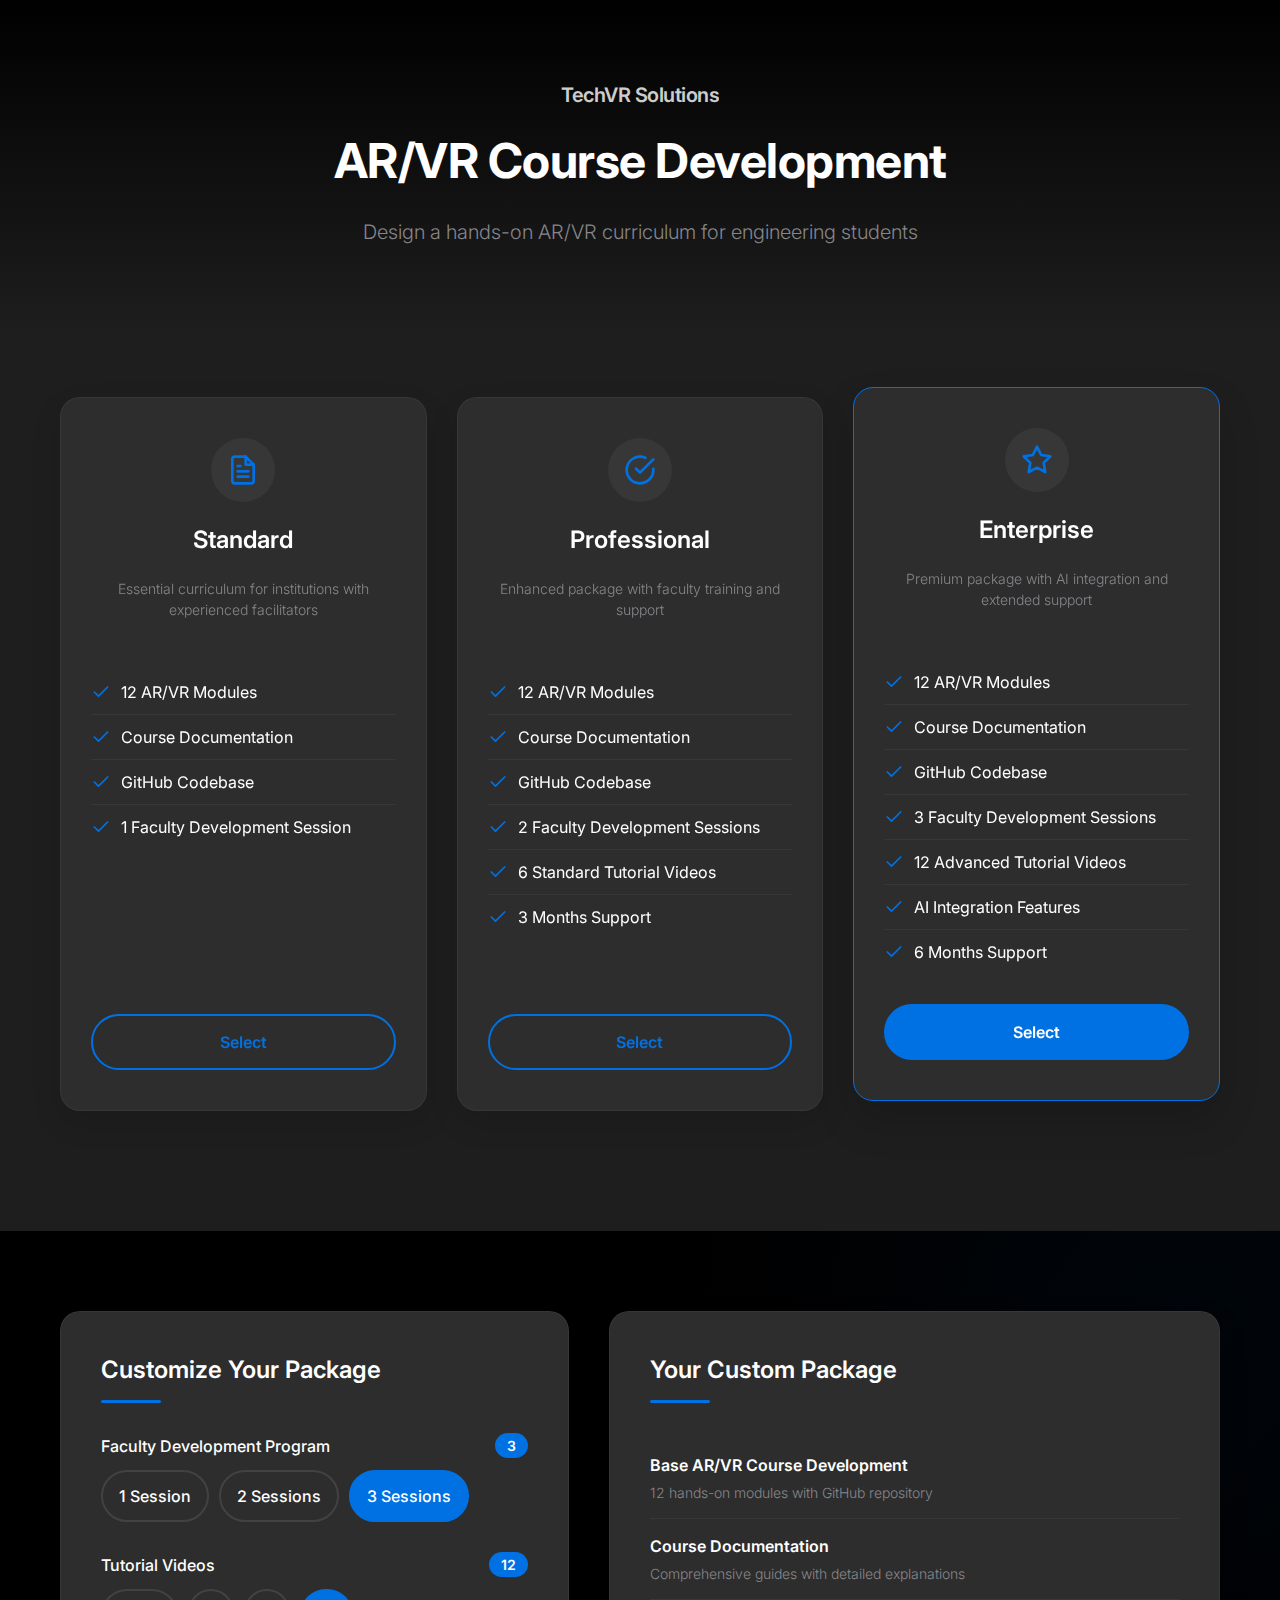
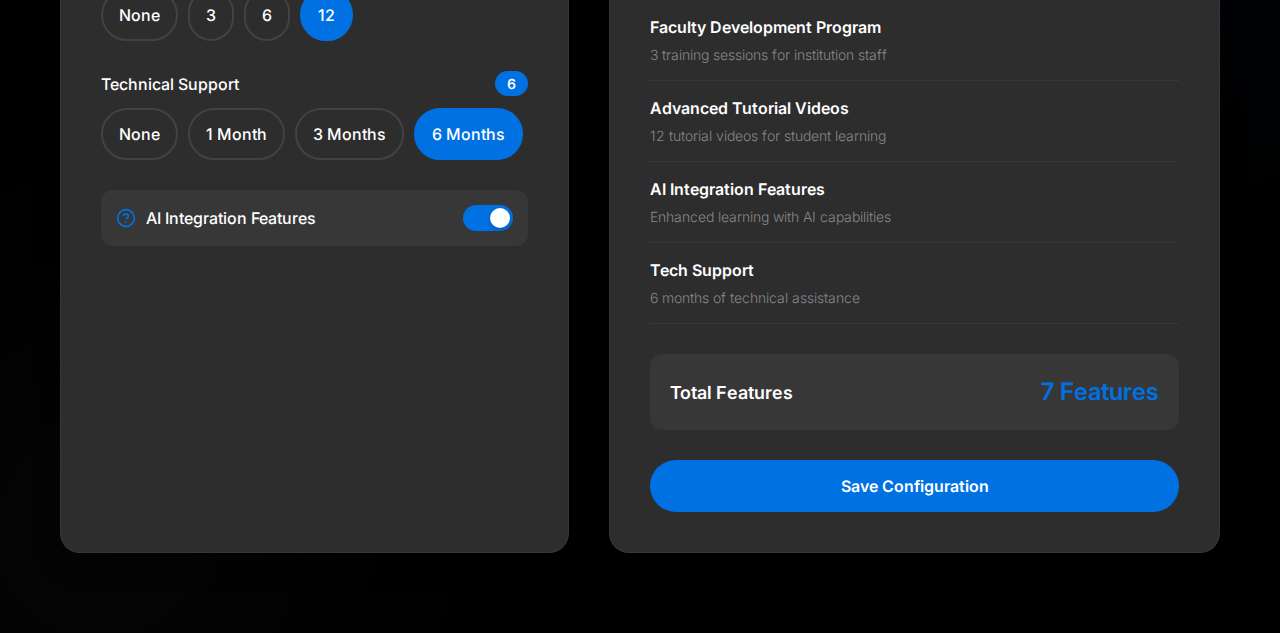
<file: index.html>
<!DOCTYPE html>
<html lang="en">
<head>
    <meta charset="UTF-8">
    <meta name="viewport" content="width=device-width, initial-scale=1.0">
    <title>AR/VR Course Development</title>
    <link rel="stylesheet" href="styles.css">
    <link rel="preconnect" href="https://fonts.googleapis.com">
    <link rel="preconnect" href="https://fonts.gstatic.com" crossorigin>
    <link href="https://fonts.googleapis.com/css2?family=Inter:wght@300;400;500;600;700&display=swap" rel="stylesheet">
</head>
<body>
    <header>
        <div class="container">
            <div class="logo">TechVR Solutions</div>
            <h1>AR/VR Course Development</h1>
            <p class="tagline">Design a hands-on AR/VR curriculum for engineering students</p>
        </div>
    </header>

    <section class="packages-section">
        <div class="container">
            <div class="packages-grid">
                <div class="package-card" id="standard-package" onclick="selectPackage('standard')">
                    <div class="package-icon">
                        <svg width="32" height="32" viewBox="0 0 24 24" fill="none" stroke="currentColor" stroke-width="2" stroke-linecap="round" stroke-linejoin="round">
                            <path d="M14 2H6a2 2 0 0 0-2 2v16a2 2 0 0 0 2 2h12a2 2 0 0 0 2-2V8z"></path>
                            <polyline points="14 2 14 8 20 8"></polyline>
                            <line x1="16" y1="13" x2="8" y2="13"></line>
                            <line x1="16" y1="17" x2="8" y2="17"></line>
                            <polyline points="10 9 9 9 8 9"></polyline>
                        </svg>
                    </div>
                    <h2 class="package-title">Standard</h2>
                    <p class="package-description">Essential curriculum for institutions with experienced facilitators</p>
                    <ul class="package-features">
                        <li>
                            <svg width="20" height="20" viewBox="0 0 24 24" fill="none" stroke="currentColor" stroke-width="2" stroke-linecap="round" stroke-linejoin="round">
                                <polyline points="20 6 9 17 4 12"></polyline>
                            </svg>
                            12 AR/VR Modules
                        </li>
                        <li>
                            <svg width="20" height="20" viewBox="0 0 24 24" fill="none" stroke="currentColor" stroke-width="2" stroke-linecap="round" stroke-linejoin="round">
                                <polyline points="20 6 9 17 4 12"></polyline>
                            </svg>
                            Course Documentation
                        </li>
                        <li>
                            <svg width="20" height="20" viewBox="0 0 24 24" fill="none" stroke="currentColor" stroke-width="2" stroke-linecap="round" stroke-linejoin="round">
                                <polyline points="20 6 9 17 4 12"></polyline>
                            </svg>
                            GitHub Codebase
                        </li>
                        <li>
                            <svg width="20" height="20" viewBox="0 0 24 24" fill="none" stroke="currentColor" stroke-width="2" stroke-linecap="round" stroke-linejoin="round">
                                <polyline points="20 6 9 17 4 12"></polyline>
                            </svg>
                            1 Faculty Development Session
                        </li>
                    </ul>
                    <button class="select-btn" onclick="selectPackage('standard')">Select</button>
                </div>

                <div class="package-card" id="professional-package" onclick="selectPackage('professional')">
                    <div class="package-icon">
                        <svg width="32" height="32" viewBox="0 0 24 24" fill="none" stroke="currentColor" stroke-width="2" stroke-linecap="round" stroke-linejoin="round">
                            <path d="M22 11.08V12a10 10 0 1 1-5.93-9.14"></path>
                            <polyline points="22 4 12 14.01 9 11.01"></polyline>
                        </svg>
                    </div>
                    <h2 class="package-title">Professional</h2>
                    <p class="package-description">Enhanced package with faculty training and support</p>
                    <ul class="package-features">
                        <li>
                            <svg width="20" height="20" viewBox="0 0 24 24" fill="none" stroke="currentColor" stroke-width="2" stroke-linecap="round" stroke-linejoin="round">
                                <polyline points="20 6 9 17 4 12"></polyline>
                            </svg>
                            12 AR/VR Modules
                        </li>
                        <li>
                            <svg width="20" height="20" viewBox="0 0 24 24" fill="none" stroke="currentColor" stroke-width="2" stroke-linecap="round" stroke-linejoin="round">
                                <polyline points="20 6 9 17 4 12"></polyline>
                            </svg>
                            Course Documentation
                        </li>
                        <li>
                            <svg width="20" height="20" viewBox="0 0 24 24" fill="none" stroke="currentColor" stroke-width="2" stroke-linecap="round" stroke-linejoin="round">
                                <polyline points="20 6 9 17 4 12"></polyline>
                            </svg>
                            GitHub Codebase
                        </li>
                        <li>
                            <svg width="20" height="20" viewBox="0 0 24 24" fill="none" stroke="currentColor" stroke-width="2" stroke-linecap="round" stroke-linejoin="round">
                                <polyline points="20 6 9 17 4 12"></polyline>
                            </svg>
                            2 Faculty Development Sessions
                        </li>
                        <li>
                            <svg width="20" height="20" viewBox="0 0 24 24" fill="none" stroke="currentColor" stroke-width="2" stroke-linecap="round" stroke-linejoin="round">
                                <polyline points="20 6 9 17 4 12"></polyline>
                            </svg>
                            6 Standard Tutorial Videos
                        </li>
                        <li>
                            <svg width="20" height="20" viewBox="0 0 24 24" fill="none" stroke="currentColor" stroke-width="2" stroke-linecap="round" stroke-linejoin="round">
                                <polyline points="20 6 9 17 4 12"></polyline>
                            </svg>
                            3 Months Support
                        </li>
                    </ul>
                    <button class="select-btn" onclick="selectPackage('professional')">Select</button>
                </div>

                <div class="package-card" id="enterprise-package" onclick="selectPackage('enterprise')">
                    <div class="package-icon">
                        <svg width="32" height="32" viewBox="0 0 24 24" fill="none" stroke="currentColor" stroke-width="2" stroke-linecap="round" stroke-linejoin="round">
                            <polygon points="12 2 15.09 8.26 22 9.27 17 14.14 18.18 21.02 12 17.77 5.82 21.02 7 14.14 2 9.27 8.91 8.26 12 2"></polygon>
                        </svg>
                    </div>
                    <h2 class="package-title">Enterprise</h2>
                    <p class="package-description">Premium package with AI integration and extended support</p>
                    <ul class="package-features">
                        <li>
                            <svg width="20" height="20" viewBox="0 0 24 24" fill="none" stroke="currentColor" stroke-width="2" stroke-linecap="round" stroke-linejoin="round">
                                <polyline points="20 6 9 17 4 12"></polyline>
                            </svg>
                            12 AR/VR Modules
                        </li>
                        <li>
                            <svg width="20" height="20" viewBox="0 0 24 24" fill="none" stroke="currentColor" stroke-width="2" stroke-linecap="round" stroke-linejoin="round">
                                <polyline points="20 6 9 17 4 12"></polyline>
                            </svg>
                            Course Documentation
                        </li>
                        <li>
                            <svg width="20" height="20" viewBox="0 0 24 24" fill="none" stroke="currentColor" stroke-width="2" stroke-linecap="round" stroke-linejoin="round">
                                <polyline points="20 6 9 17 4 12"></polyline>
                            </svg>
                            GitHub Codebase
                        </li>
                        <li>
                            <svg width="20" height="20" viewBox="0 0 24 24" fill="none" stroke="currentColor" stroke-width="2" stroke-linecap="round" stroke-linejoin="round">
                                <polyline points="20 6 9 17 4 12"></polyline>
                            </svg>
                            3 Faculty Development Sessions
                        </li>
                        <li>
                            <svg width="20" height="20" viewBox="0 0 24 24" fill="none" stroke="currentColor" stroke-width="2" stroke-linecap="round" stroke-linejoin="round">
                                <polyline points="20 6 9 17 4 12"></polyline>
                            </svg>
                            12 Advanced Tutorial Videos
                        </li>
                        <li>
                            <svg width="20" height="20" viewBox="0 0 24 24" fill="none" stroke="currentColor" stroke-width="2" stroke-linecap="round" stroke-linejoin="round">
                                <polyline points="20 6 9 17 4 12"></polyline>
                            </svg>
                            AI Integration Features
                        </li>
                        <li>
                            <svg width="20" height="20" viewBox="0 0 24 24" fill="none" stroke="currentColor" stroke-width="2" stroke-linecap="round" stroke-linejoin="round">
                                <polyline points="20 6 9 17 4 12"></polyline>
                            </svg>
                            6 Months Support
                        </li>
                    </ul>
                    <button class="select-btn" onclick="selectPackage('enterprise')">Select</button>
                </div>
            </div>
        </div>
    </section>

    <section class="customizer-section" id="customizer-section">
        <div class="container">
            <div class="customizer-grid">
                <div class="customizer-panel">
                    <h2 class="panel-title">Customize Your Package</h2>
                    
                    <div class="form-group">
                        <label class="form-label">Faculty Development Program <span class="form-value" id="fdp-value">1</span></label>
                        <div class="option-pills">
                            <div class="option-pill selected" onclick="selectFDP(1)">1 Session</div>
                            <div class="option-pill" onclick="selectFDP(2)">2 Sessions</div>
                            <div class="option-pill" onclick="selectFDP(3)">3 Sessions</div>
                        </div>
                        <input type="hidden" id="fdp-sessions" value="1">
                    </div>
                    
                    <div class="form-group">
                        <label class="form-label">Tutorial Videos <span class="form-value" id="video-value">0</span></label>
                        <div class="option-pills">
                            <div class="option-pill selected" onclick="selectVideos(0)">None</div>
                            <div class="option-pill" onclick="selectVideos(3)">3</div>
                            <div class="option-pill" onclick="selectVideos(6)">6</div>
                            <div class="option-pill" onclick="selectVideos(12)">12</div>
                        </div>
                        <input type="hidden" id="tutorial-videos" value="0">
                    </div>
                    
                    <div class="form-group">
                        <label class="form-label"> Technical Support <span class="form-value" id="support-value">0</span></label>
                        <div class="option-pills">
                            <div class="option-pill selected" onclick="selectSupport(0)">None</div>
                            <div class="option-pill" onclick="selectSupport(1)">1 Month</div>
                            <div class="option-pill" onclick="selectSupport(3)">3 Months</div>
                            <div class="option-pill" onclick="selectSupport(6)">6 Months</div>
                        </div>
                        <input type="hidden" id="support-months" value="0">
                    </div>
                    
                    <div class="toggle-group">
                        <div class="toggle-label">
                            <svg width="20" height="20" viewBox="0 0 24 24" fill="none" stroke="currentColor" stroke-width="2" stroke-linecap="round" stroke-linejoin="round">
                                <circle cx="12" cy="12" r="10"></circle>
                                <path d="M9.09 9a3 3 0 0 1 5.83 1c0 2-3 3-3 3"></path>
                                <line x1="12" y1="17" x2="12.01" y2="17"></line>
                            </svg>
                            AI Integration Features
                        </div>
                        <label class="toggle-switch">
                            <input type="checkbox" id="ai-integration" checked onchange="updatePrice()">
                            <span class="toggle-slider"></span>
                        </label>
                    </div>
                </div>
                
                <div class="customizer-panel summary-panel">
                    <h2 class="panel-title">Your Custom Package</h2>
                    
                    <div class="summary-items">
                        <div class="summary-item">
                            <div class="item-details">
                                <div class="item-name">Base AR/VR Course Development</div>
                                <div class="item-description">12 hands-on modules with GitHub repository</div>
                            </div>
                        </div>
                        
                        <div class="summary-item" id="documentation-item">
                            <div class="item-details">
                                <div class="item-name">Course Documentation</div>
                                <div class="item-description">Comprehensive guides with detailed explanations</div>
                            </div>
                        </div>
                        
                        <div class="summary-item" id="fdp-item">
                            <div class="item-details">
                                <div class="item-name">Faculty Development Program</div>
                                <div class="item-description">1 training session for institution staff</div>
                            </div>
                        </div>
                        
                        <div class="summary-item" id="videos-item">
                            <div class="item-details">
                                <div class="item-name">Advanced Tutorial Videos</div>
                                <div class="item-description">12 tutorial videos for student learning</div>
                            </div>
                        </div>
                        
                        <div class="summary-item" id="ai-item">
                            <div class="item-details">
                                <div class="item-name">AI Integration Features</div>
                                <div class="item-description">Enhanced learning with AI capabilities</div>
                            </div>
                        </div>
                        
                        <div class="summary-item" id="support-item">
                            <div class="item-details">
                                <div class="item-name">Tech Support</div>
                                <div class="item-description">6 months of  technical assistance</div>
                            </div>
                        </div>
                        
                        <div class="summary-item" id="customization-item" style="display: none;">
                            <div class="item-details">
                                <div class="item-name">Unlimited Module Customization</div>
                                <div class="item-description">Adapt modules to your specific requirements</div>
                            </div>
                        </div>
                    </div>
                    
                    <div class="summary-total">
                        <div class="total-label">Total Features</div>
                        <div class="feature-count"><span id="feature-count">7</span> Features</div>
                    </div>
                    
                    <div class="action-buttons">
                        <button class="primary-btn" id="save-config-btn">Save Configuration</button>
                    </div>
                </div>
            </div>
        </div>
    </section>
    
    <!-- Final Summary Section (Hidden initially) -->
    <section class="final-summary-section" id="final-summary-section">
        <div class="container">
            <div class="final-summary-card">
                <h2 class="summary-title">Your Custom AR/VR Course Solution</h2>
                
                <div class="summary-content">
                    <div class="summary-left">
                        <h3>Selected Features</h3>
                        <ul class="final-features-list" id="final-features-list">
                            <!-- Features will be populated by JavaScript -->
                        </ul>
                    </div>
                    
                    <div class="summary-right">
                        <h3>Investment Breakdown</h3>
                        <div class="price-breakdown" id="price-breakdown">
                            <!-- Price breakdown will be populated by JavaScript -->
                        </div>
                        
                        <div class="final-total">
                            <div class="final-total-label">Total Investment</div>
                            <div class="final-total-price">₹<span id="final-total-price">3,00,000</span></div>
                        </div>
                    </div>
                </div>
                
                <button class="back-btn" id="back-to-customize-btn">
                    <svg width="20" height="20" viewBox="0 0 24 24" fill="none" stroke="currentColor" stroke-width="2" stroke-linecap="round" stroke-linejoin="round">
                        <line x1="19" y1="12" x2="5" y2="12"></line>
                        <polyline points="12 19 5 12 12 5"></polyline>
                    </svg>
                    Back to Customization
                </button>
            </div>
        </div>
    </section>

    <script src="script.js"></script>
</body>
</html>
</file>
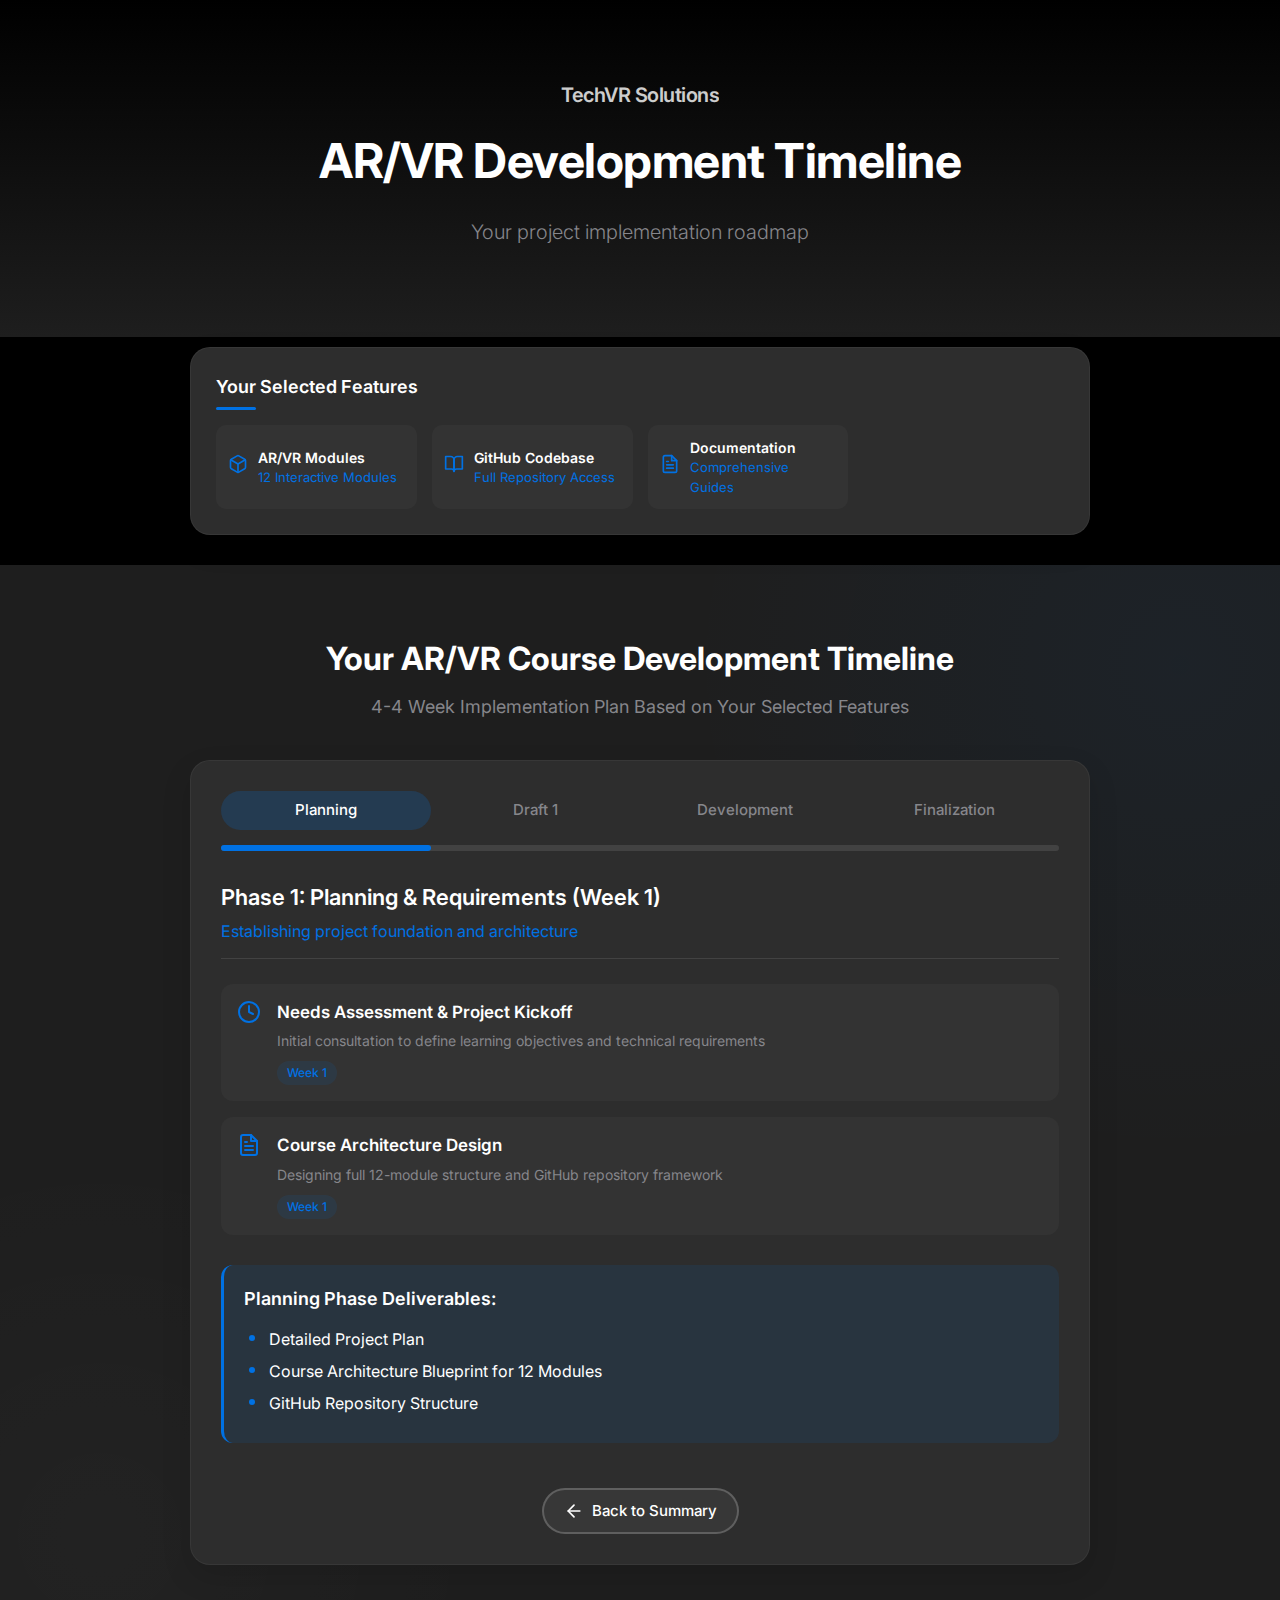
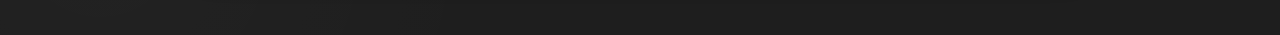
<file: timeline.html>
<!DOCTYPE html>
<html lang="en">
<head>
    <meta charset="UTF-8">
    <meta name="viewport" content="width=device-width, initial-scale=1.0">
    <title>AR/VR Course Development Timeline</title>
    <link rel="stylesheet" href="styles.css">
    <link rel="stylesheet" href="timeline-styles.css">
    <link rel="preconnect" href="https://fonts.googleapis.com">
    <link rel="preconnect" href="https://fonts.gstatic.com" crossorigin>
    <link href="https://fonts.googleapis.com/css2?family=Inter:wght@300;400;500;600;700&display=swap" rel="stylesheet">
</head>
<body>
    <header>
        <div class="container">
            <div class="logo">TechVR Solutions</div>
            <h1>AR/VR Development Timeline</h1>
            <p class="tagline">Your project implementation roadmap</p>
        </div>
    </header>

    <section class="selected-features-section" id="selected-features-section">
        <div class="container">
            <div class="selected-features-card">
                <h3>Your Selected Features</h3>
                <div class="features-grid" id="features-grid">
                    <!-- Features will be populated by JavaScript -->
                </div>
            </div>
        </div>
    </section> 

    <section class="timeline-section visible" id="timeline-section">
        <div class="container">
            <div class="timeline-header">
                <h2>Your AR/VR Course Development Timeline</h2>
                <p><span id="timeline-weeks">4-7</span> Week Implementation Plan Based on Your Selected Features</p>
            </div>

            <div class="timeline-container">
                <!-- Timeline Navigation -->
                <div class="timeline-navigation">
                    <div class="phase-indicators">
                        <div class="phase active" data-phase="planning">Planning</div>
                        <div class="phase" data-phase="draft1">Draft 1</div>
                        <div class="phase" data-phase="development">Development</div>
                        <div class="phase" data-phase="finalization">Finalization</div>
                    </div>
                    <div class="progress-bar">
                        <div class="progress-indicator" style="width: 25%"></div>
                    </div>
                </div>

                <!-- Timeline Content -->
                <div class="timeline-content">
                    <!-- Planning Phase -->
                    <div class="phase-content active" id="planning-content">
                        <div class="phase-header">
                            <h3>Phase 1: Planning & Requirements (Week 1)</h3>
                            <p>Establishing project foundation and architecture</p>
                        </div>
                        
                        <div class="phase-activities">
                            <div class="activity">
                                <div class="activity-icon">
                                    <svg width="24" height="24" viewBox="0 0 24 24" fill="none" stroke="currentColor" 
                                        stroke-width="2" stroke-linecap="round" stroke-linejoin="round">
                                        <circle cx="12" cy="12" r="10"></circle>
                                        <polyline points="12 6 12 12 16 14"></polyline>
                                    </svg>
                                </div>
                                <div class="activity-details">
                                    <h4>Needs Assessment & Project Kickoff</h4>
                                    <p>Initial consultation to define learning objectives and technical requirements</p>
                                    <div class="time-allocation">Week 1</div>
                                </div>
                            </div>
                            
                            <div class="activity">
                                <div class="activity-icon">
                                    <svg width="24" height="24" viewBox="0 0 24 24" fill="none" stroke="currentColor" 
                                        stroke-width="2" stroke-linecap="round" stroke-linejoin="round">
                                        <path d="M14 2H6a2 2 0 0 0-2 2v16a2 2 0 0 0 2 2h12a2 2 0 0 0 2-2V8z"></path>
                                        <polyline points="14 2 14 8 20 8"></polyline>
                                        <line x1="16" y1="13" x2="8" y2="13"></line>
                                        <line x1="16" y1="17" x2="8" y2="17"></line>
                                        <polyline points="10 9 9 9 8 9"></polyline>
                                    </svg>
                                </div>
                                <div class="activity-details">
                                    <h4>Course Architecture Design</h4>
                                    <p>Designing full 12-module structure and GitHub repository framework</p>
                                    <div class="time-allocation">Week 1</div>
                                </div>
                            </div>
                            
                            <div class="activity video-item">
                                <div class="activity-icon">
                                    <svg width="24" height="24" viewBox="0 0 24 24" fill="none" stroke="currentColor" 
                                        stroke-width="2" stroke-linecap="round" stroke-linejoin="round">
                                        <polygon points="23 7 16 12 23 17 23 7"></polygon>
                                        <rect x="1" y="5" width="15" height="14" rx="2" ry="2"></rect>
                                    </svg>
                                </div>
                                <div class="activity-details">
                                    <h4>Video Tutorial Planning</h4>
                                    <p>Planning <span class="feature-count" id="video-count">6</span> tutorial videos with template design</p>
                                    <div class="time-allocation">Week 1</div>
                                </div>
                            </div>
                            
                            <div class="activity ai-item">
                                <div class="activity-icon">
                                    <svg width="24" height="24" viewBox="0 0 24 24" fill="none" stroke="currentColor" 
                                        stroke-width="2" stroke-linecap="round" stroke-linejoin="round">
                                        <path d="M12 2c5.523 0 10 4.477 10 10s-4.477 10-10 10S2 17.523 2 12 6.477 2 12 2z"></path>
                                        <circle cx="12" cy="12" r="4"></circle>
                                        <line x1="4.93" y1="4.93" x2="9.17" y2="9.17"></line>
                                        <line x1="14.83" y1="14.83" x2="19.07" y2="19.07"></line>
                                        <line x1="14.83" y1="9.17" x2="19.07" y2="4.93"></line>
                                        <line x1="14.83" y1="9.17" x2="18.36" y2="5.64"></line>
                                        <line x1="4.93" y1="19.07" x2="9.17" y2="14.83"></line>
                                    </svg>
                                </div>
                                <div class="activity-details">
                                    <h4>AI Integration Architecture</h4>
                                    <p>Planning AI-enhanced learning features and framework design</p>
                                    <div class="time-allocation">Week 1</div>
                                </div>
                            </div>
                        </div>
                        
                        <div class="phase-deliverables">
                            <h4>Planning Phase Deliverables:</h4>
                            <ul>
                                <li>Detailed Project Plan</li>
                                <li>Course Architecture Blueprint for 12 Modules</li>
                                <li>GitHub Repository Structure</li>
                                <li class="video-item">Video Production Template</li>
                                <li class="ai-item">AI Integration Framework Design</li>
                            </ul>
                        </div>
                    </div>
                    
                    <!-- Draft 1 Phase -->
                    <div class="phase-content" id="draft1-content">
                        <div class="phase-header">
                            <h3>Phase 2: Draft 1 Development (Week 2)</h3>
                            <p>Initial development and first client review</p>
                        </div>
                        
                        <div class="phase-activities">
                            <div class="activity">
                                <div class="activity-icon">
                                    <svg width="24" height="24" viewBox="0 0 24 24" fill="none" stroke="currentColor" 
                                        stroke-width="2" stroke-linecap="round" stroke-linejoin="round">
                                        <rect x="2" y="7" width="20" height="14" rx="2" ry="2"></rect>
                                        <path d="M16 21V5a2 2 0 0 0-2-2h-4a2 2 0 0 0-2 2v16"></path>
                                    </svg>
                                </div>
                                <div class="activity-details">
                                    <h4>Initial Modules Development</h4>
                                    <p>Building first 2-3 AR/VR modules (Intro, Foundations, Basic Interactions)</p>
                                    <div class="time-allocation">Week 2</div>
                                </div>
                            </div>
                            
                            <div class="activity">
                                <div class="activity-icon">
                                    <svg width="24" height="24" viewBox="0 0 24 24" fill="none" stroke="currentColor" 
                                        stroke-width="2" stroke-linecap="round" stroke-linejoin="round">
                                        <path d="M2 3h6a4 4 0 0 1 4 4v14a3 3 0 0 0-3-3H2z"></path>
                                        <path d="M22 3h-6a4 4 0 0 0-4 4v14a3 3 0 0 1 3-3h7z"></path>
                                    </svg>
                                </div>
                                <div class="activity-details">
                                    <h4>GitHub Codebase Setup</h4>
                                    <p>Initial code implementation for first modules with examples</p>
                                    <div class="time-allocation">Week 2</div>
                                </div>
                            </div>
                            
                            <div class="activity video-item">
                                <div class="activity-icon">
                                    <svg width="24" height="24" viewBox="0 0 24 24" fill="none" stroke="currentColor" 
                                        stroke-width="2" stroke-linecap="round" stroke-linejoin="round">
                                        <polygon points="23 7 16 12 23 17 23 7"></polygon>
                                        <rect x="1" y="5" width="15" height="14" rx="2" ry="2"></rect>
                                    </svg>
                                </div>
                                <div class="activity-details">
                                    <h4>First Tutorial Video</h4>
                                    <p>Creating sample video to establish format and style</p>
                                    <div class="time-allocation">Week 2</div>
                                </div>
                            </div>
                            
                            <div class="activity ai-item">
                                <div class="activity-icon">
                                    <svg width="24" height="24" viewBox="0 0 24 24" fill="none" stroke="currentColor" 
                                        stroke-width="2" stroke-linecap="round" stroke-linejoin="round">
                                        <path d="M12 2.69l5.66 5.66a8 8 0 1 1-11.31 0z"></path>
                                    </svg>
                                </div>
                                <div class="activity-details">
                                    <h4>AI Component Prototype</h4>
                                    <p>Developing sample AI functionality for demonstration</p>
                                    <div class="time-allocation">Week 2</div>
                                </div>
                            </div>
                            
                            <div class="activity">
                                <div class="activity-icon">
                                    <svg width="24" height="24" viewBox="0 0 24 24" fill="none" stroke="currentColor" 
                                        stroke-width="2" stroke-linecap="round" stroke-linejoin="round">
                                        <path d="M17 21v-2a4 4 0 0 0-4-4H5a4 4 0 0 0-4 4v2"></path>
                                        <circle cx="9" cy="7" r="4"></circle>
                                        <path d="M23 21v-2a4 4 0 0 0-3-3.87"></path>
                                        <path d="M16 3.13a4 4 0 0 1 0 7.75"></path>
                                    </svg>
                                </div>
                                <div class="activity-details">
                                    <h4>Client Review Meeting</h4>
                                    <p>Review of initial modules, code, and sample materials</p>
                                    <div class="time-allocation">End of Week 2</div>
                                </div>
                            </div>
                        </div>
                        
                        <div class="phase-deliverables">
                            <h4>Draft 1 Deliverables:</h4>
                            <ul>
                                <li>2-3 Initial AR/VR Modules</li>
                                <li>GitHub Repository with Initial Code Examples</li>
                                <li class="video-item">Sample Tutorial Video</li>
                                <li class="ai-item">AI Prototype Component</li>
                                <li>Client Feedback Documentation</li>
                                <li>Revised Development Plan</li>
                            </ul>
                        </div>
                    </div>
                    
                    <!-- Development Phase -->
                    <div class="phase-content" id="development-content">
                        <div class="phase-header">
                            <h3>Phase 3: Main Development (Weeks 3-<span id="dev-week-end">5</span>)</h3>
                            <p>Building remaining modules and features</p>
                        </div>
                        
                        <div class="phase-activities">
                            <div class="activity">
                                <div class="activity-icon">
                                    <svg width="24" height="24" viewBox="0 0 24 24" fill="none" stroke="currentColor" 
                                        stroke-width="2" stroke-linecap="round" stroke-linejoin="round">
                                        <path d="M21 16V8a2 2 0 0 0-1-1.73l-7-4a2 2 0 0 0-2 0l-7 4A2 2 0 0 0 3 8v8a2 2 0 0 0 1 1.73l7 4a2 2 0 0 0 2 0l7-4A2 2 0 0 0 21 16z"></path>
                                        <polyline points="3.27 6.96 12 12.01 20.73 6.96"></polyline>
                                        <line x1="12" y1="22.08" x2="12" y2="12"></line>
                                    </svg>
                                </div>
                                <div class="activity-details">
                                    <h4>Remaining Modules Development</h4>
                                    <p>Building modules 4-12 with feedback implementation</p>
                                    <div class="time-allocation">Weeks 3-<span id="modules-week-end">5</span></div>
                                </div>
                            </div>
                            
                            <div class="activity">
                                <div class="activity-icon">
                                    <svg width="24" height="24" viewBox="0 0 24 24" fill="none" stroke="currentColor" 
                                        stroke-width="2" stroke-linecap="round" stroke-linejoin="round">
                                        <path d="M4 15s1-1 4-1 5 2 8 2 4-1 4-1V3s-1 1-4 1-5-2-8-2-4 1-4 1z"></path>
                                        <line x1="4" y1="22" x2="4" y2="15"></line>
                                    </svg>
                                </div>
                                <div class="activity-details">
                                    <h4>GitHub Repository Development</h4>
                                    <p>Building complete code examples for all modules</p>
                                    <div class="time-allocation">Weeks 3-<span id="github-week-end">5</span></div>
                                </div>
                            </div>
                            
                            <div class="activity video-item">
                                <div class="activity-icon">
                                    <svg width="24" height="24" viewBox="0 0 24 24" fill="none" stroke="currentColor" 
                                        stroke-width="2" stroke-linecap="round" stroke-linejoin="round">
                                        <polygon points="23 7 16 12 23 17 23 7"></polygon>
                                        <rect x="1" y="5" width="15" height="14" rx="2" ry="2"></rect>
                                    </svg>
                                </div>
                                <div class="activity-details">
                                    <h4>Tutorial Videos Production</h4>
                                    <p>Creating remaining <span class="feature-count" id="video-remaining">5</span> tutorial videos</p>
                                    <div class="time-allocation">Weeks 3-<span id="video-week-end">5</span></div>
                                </div>
                            </div>
                            
                            <div class="activity ai-item">
                                <div class="activity-icon">
                                    <svg width="24" height="24" viewBox="0 0 24 24" fill="none" stroke="currentColor" 
                                        stroke-width="2" stroke-linecap="round" stroke-linejoin="round">
                                        <circle cx="12" cy="12" r="4"></circle>
                                        <path d="M16 8v5a3 3 0 0 0 6 0v-1a10 10 0 1 0-3.92 7.94"></path>
                                    </svg>
                                </div>
                                <div class="activity-details">
                                    <h4>AI Features Implementation</h4>
                                    <p>Developing full AI integration across all modules</p>
                                    <div class="time-allocation">Weeks 3-<span id="ai-week-end">6</span></div>
                                </div>
                            </div>
                            
                            <div class="activity">
                                <div class="activity-icon">
                                    <svg width="24" height="24" viewBox="0 0 24 24" fill="none" stroke="currentColor" 
                                        stroke-width="2" stroke-linecap="round" stroke-linejoin="round">
                                        <polyline points="9 11 12 14 22 4"></polyline>
                                        <path d="M21 12v7a2 2 0 0 1-2 2H5a2 2 0 0 1-2-2V5a2 2 0 0 1 2-2h11"></path>
                                    </svg>
                                </div>
                                <div class="activity-details">
                                    <h4>Incremental Progress Reviews</h4>
                                    <p>Weekly check-ins for ongoing feedback and adjustments</p>
                                    <div class="time-allocation">Weekly</div>
                                </div>
                            </div>
                        </div>
                        
                        <div class="phase-deliverables">
                            <h4>Development Phase Deliverables:</h4>
                            <ul>
                                <li>Remaining 9-10 AR/VR Modules</li>
                                <li>Complete GitHub Repository with Code Examples</li>
                                <li class="video-item">Complete Set of <span class="feature-count" id="video-deliv-count">6</span> Tutorial Videos</li>
                                <li class="ai-item">Fully Integrated AI Learning Features</li>
                                <li>Technical Documentation</li>
                                <li>Weekly Progress Reports</li>
                            </ul>
                        </div>
                    </div>
                    
                    <!-- Finalization Phase -->
                    <div class="phase-content" id="finalization-content">
                        <div class="phase-header">
                            <h3>Phase 4: Finalization & Delivery (Week <span id="final-week-start">6</span>-<span id="final-week-end">7</span>)</h3>
                            <p>Final testing, quality assurance, and handover</p>
                        </div>
                        
                        <div class="phase-activities">
                            <div class="activity">
                                <div class="activity-icon">
                                    <svg width="24" height="24" viewBox="0 0 24 24" fill="none" stroke="currentColor" 
                                        stroke-width="2" stroke-linecap="round" stroke-linejoin="round">
                                        <rect x="3" y="3" width="18" height="18" rx="2" ry="2"></rect>
                                        <line x1="9" y1="3" x2="9" y2="21"></line>
                                    </svg>
                                </div>
                                <div class="activity-details">
                                    <h4>Integration & Testing</h4>
                                    <p>Final integration of all components and comprehensive testing</p>
                                    <div class="time-allocation">Week <span id="testing-week">6</span></div>
                                </div>
                            </div>
                            
                            <div class="activity">
                                <div class="activity-icon">
                                    <svg width="24" height="24" viewBox="0 0 24 24" fill="none" stroke="currentColor" 
                                        stroke-width="2" stroke-linecap="round" stroke-linejoin="round">
                                        <circle cx="12" cy="12" r="10"></circle>
                                        <line x1="22" y1="12" x2="18" y2="12"></line>
                                        <line x1="6" y1="12" x2="2" y2="12"></line>
                                        <line x1="12" y1="6" x2="12" y2="2"></line>
                                        <line x1="12" y1="22" x2="12" y2="18"></line>
                                    </svg>
                                </div>
                                <div class="activity-details">
                                    <h4>Quality Assurance Review</h4>
                                    <p>Final quality check of all course materials</p>
                                    <div class="time-allocation">Week <span id="qa-week">6</span></div>
                                </div>
                            </div>
                            
                            <div class="activity">
                                <div class="activity-icon">
                                    <svg width="24" height="24" viewBox="0 0 24 24" fill="none" stroke="currentColor" 
                                        stroke-width="2" stroke-linecap="round" stroke-linejoin="round">
                                        <path d="M21 16V8a2 2 0 0 0-1-1.73l-7-4a2 2 0 0 0-2 0l-7 4A2 2 0 0 0 3 8v8a2 2 0 0 0 1 1.73l7 4a2 2 0 0 0 2 0l7-4A2 2 0 0 0 21 16z"></path>
                                        <polyline points="7.5 4.21 12 6.81 16.5 4.21"></polyline>
                                        <polyline points="7.5 19.79 7.5 14.6 3 12"></polyline>
                                        <polyline points="21 12 16.5 14.6 16.5 19.79"></polyline>
                                        <polyline points="3.27 6.96 12 12.01 20.73 6.96"></polyline>
                                        <line x1="12" y1="22.08" x2="12" y2="12"></line>
                                    </svg>
                                </div>
                                <div class="activity-details">
                                    <h4>Final Delivery & Handover</h4>
                                    <p>Complete course package delivery with documentation</p>
                                    <div class="time-allocation">Week <span id="delivery-week">7</span></div>
                                </div>
                            </div>
                            
                            <div class="activity faculty-item">
                                <div class="activity-icon">
                                    <svg width="24" height="24" viewBox="0 0 24 24" fill="none" stroke="currentColor" 
                                        stroke-width="2" stroke-linecap="round" stroke-linejoin="round">
                                        <path d="M22 10v6M2 10l10-5 10 5-10 5z"></path>
                                        <path d="M6 12v5c3 3 9 3 12 0v-5"></path>
                                    </svg>
                                </div>
                                <div class="activity-details">
                                    <h4>Faculty Development Planning</h4>
                                    <p>Scheduling <span class="feature-count" id="fdp-count">2</span> faculty sessions post-delivery</p>
                                    <div class="time-allocation">Week <span id="fdp-week">7</span></div>
                                </div>
                            </div>
                        </div>
                        
                        <div class="phase-deliverables">
                            <h4>Finalization Phase Deliverables:</h4>
                            <ul>
                                <li>Complete 12-Module AR/VR Course</li>
                                <li>Fully Documented GitHub Repository</li>
                                <li class="video-item">Complete <span class="feature-count" id="final-video-count">6</span> Tutorial Videos</li>
                                <li class="ai-item">Integrated AI Learning Components</li>
                                <li class="faculty-item">Faculty Development Materials (<span class="feature-count" id="fdp-final-count">2</span> sessions to be scheduled post-delivery)</li>
                                <li>Implementation Guide</li>
                                <li>User Manual</li>
                            </ul>
                        </div>
                    </div>
                </div>
                
                <div class="timeline-footer">
                    <a href="index.html" class="back-btn" id="back-to-summary-btn">
                        <svg width="20" height="20" viewBox="0 0 24 24" fill="none" stroke="currentColor" 
                            stroke-width="2" stroke-linecap="round" stroke-linejoin="round">
                            <line x1="19" y1="12" x2="5" y2="12"></line>
                            <polyline points="12 19 5 12 12 5"></polyline>
                        </svg>
                        Back to Summary
                    </a>
                </div>
            </div>
        </div>
    </section>

    <script src="timeline-script.js"></script>
</body>
</html>
</file>
<file: styles.css>
/* Base Styles */
:root {
    --primary: #1e1e1e;
    --primary-light: #2d2d2d;
    --accent: #0071e3;
    --accent-light: #147ce5;
    --accent-dark: #0051a2;
    --success: #06c755;
    --light: #f5f5f7;
    --dark: #1d1d1f;
    --gray: #86868b;
    --shadow: 0 12px 30px rgba(0, 0, 0, 0.12);
    --hover-shadow: 0 20px 40px rgba(0, 0, 0, 0.16);
}

* {
    margin: 0;
    padding: 0;
    box-sizing: border-box;
    font-family: 'Inter', -apple-system, BlinkMacSystemFont, 'Segoe UI', Roboto, sans-serif;
}

body {
    background-color: var(--primary);
    color: #fff;
    line-height: 1.5;
    -webkit-font-smoothing: antialiased;
    -moz-osx-font-smoothing: grayscale;
}

.container {
    max-width: 1200px;
    margin: 0 auto;
    padding: 0 20px;
}

/* Header */
header {
    text-align: center;
    padding: 80px 0 60px;
    background: linear-gradient(to bottom, #000000, var(--primary));
}

.logo {
    font-size: 20px;
    font-weight: 600;
    color: #fff;
    margin-bottom: 15px;
    letter-spacing: -0.5px;
    opacity: 0.8;
}

h1 {
    font-size: 48px;
    font-weight: 700;
    color: #fff;
    margin-bottom: 20px;
    letter-spacing: -0.5px;
}

.tagline {
    font-size: 20px;
    color: var(--gray);
    max-width: 600px;
    margin: 0 auto 30px;
    font-weight: 300;
}

/* Package Cards Section */
.packages-section {
    padding: 60px 0;
    background-color: var(--primary);
}

.packages-grid {
    display: grid;
    grid-template-columns: repeat(3, 1fr);
    gap: 30px;
    margin-bottom: 60px;
}

.package-card {
    background-color: var(--primary-light);
    border-radius: 20px;
    box-shadow: var(--shadow);
    padding: 40px 30px;
    text-align: center;
    transition: all 0.4s ease;
    position: relative;
    cursor: pointer;
    border: 1px solid rgba(255, 255, 255, 0.05);
    display: flex;
    flex-direction: column;
    backdrop-filter: blur(10px);
}

.package-card:hover {
    transform: translateY(-10px);
    box-shadow: var(--hover-shadow);
    border-color: rgba(255, 255, 255, 0.1);
}

.package-card.selected {
    border-color: var(--accent);
    transform: translateY(-10px);
    box-shadow: var(--hover-shadow);
}

.popular-badge {
    position: absolute;
    top: -12px;
    right: 30px;
    background: var(--accent);
    color: white;
    padding: 8px 16px;
    font-size: 12px;
    font-weight: 600;
    border-radius: 100px;
    text-transform: uppercase;
    letter-spacing: 1px;
    display: none; /* Hidden */
}

.package-icon {
    margin: 0 auto 20px;
    width: 64px;
    height: 64px;
    background-color: rgba(255, 255, 255, 0.05);
    border-radius: 50%;
    display: flex;
    align-items: center;
    justify-content: center;
    color: var(--accent);
}

.package-card.popular .package-icon {
    background-color: rgba(0, 113, 227, 0.1);
}

.package-title {
    font-size: 24px;
    font-weight: 600;
    margin-bottom: 20px;
    color: #fff;
}

.package-description {
    color: var(--gray);
    font-size: 14px;
    margin-bottom: 20px;
    font-weight: 300;
}

.package-features {
    list-style: none;
    text-align: left;
    margin: 30px 0;
    flex-grow: 1;
}

.package-features li {
    padding: 10px 0;
    display: flex;
    align-items: center;
    border-bottom: 1px solid rgba(255, 255, 255, 0.05);
    color: #fff;
}

.package-features li:last-child {
    border-bottom: none;
}

.package-features li svg {
    margin-right: 10px;
    flex-shrink: 0;
    color: var(--accent);
}

.package-features li.unavailable {
    color: var(--gray);
    opacity: 0.7;
}

.package-features li.unavailable svg {
    color: var(--gray);
}

.select-btn {
    background-color: transparent;
    color: var(--accent);
    border: 2px solid var(--accent);
    padding: 16px 20px;
    border-radius: 100px;
    font-size: 16px;
    font-weight: 600;
    cursor: pointer;
    transition: all 0.3s ease;
    width: 100%;
}

.select-btn:hover {
    background-color: rgba(0, 113, 227, 0.1);
}

.package-card.selected .select-btn {
    background-color: var(--accent);
    color: white;
    border: 2px solid var(--accent);
}

/* Customizer Section */
.customizer-section {
    padding: 80px 0;
    background-color: #000;
    position: relative;
    overflow: hidden;
    scroll-margin-top: 20px; /* Added to improve scroll behavior */
}

.customizer-section::before {
    content: "";
    position: absolute;
    width: 1000px;
    height: 1000px;
    border-radius: 50%;
    background: radial-gradient(circle, rgba(0, 113, 227, 0.05) 0%, transparent 70%);
    top: -400px;
    right: -400px;
    z-index: 0;
}

.customizer-section::after {
    content: "";
    position: absolute;
    width: 800px;
    height: 800px;
    border-radius: 50%;
    background: radial-gradient(circle, rgba(255, 255, 255, 0.02) 0%, transparent 70%);
    bottom: -300px;
    left: -300px;
    z-index: 0;
}

.customizer-grid {
    display: grid;
    grid-template-columns: 1fr 1.2fr;
    gap: 40px;
    position: relative;
    z-index: 1;
}

.customizer-panel {
    background-color: var(--primary-light);
    border-radius: 20px;
    box-shadow: var(--shadow);
    padding: 40px;
    border: 1px solid rgba(255, 255, 255, 0.05);
}

.panel-title {
    font-size: 24px;
    font-weight: 600;
    color: #fff;
    margin-bottom: 30px;
    position: relative;
    padding-bottom: 15px;
}

.panel-title::after {
    content: "";
    position: absolute;
    bottom: 0;
    left: 0;
    width: 60px;
    height: 3px;
    background: var(--accent);
    border-radius: 3px;
}

.form-group {
    margin-bottom: 30px;
}

.form-label {
    display: flex;
    justify-content: space-between;
    align-items: center;
    margin-bottom: 12px;
    font-weight: 500;
    color: #fff;
}

.form-value {
    background: var(--accent);
    color: white;
    padding: 2px 12px;
    border-radius: 100px;
    font-size: 14px;
    font-weight: 600;
}

.option-pills {
    display: flex;
    flex-wrap: wrap;
    gap: 10px;
    margin-bottom: 10px;
}

.option-pill {
    padding: 12px 16px;
    border: 2px solid rgba(255, 255, 255, 0.1);
    border-radius: 100px;
    cursor: pointer;
    transition: all 0.3s;
    font-weight: 500;
    color: #fff;
}

.option-pill:hover {
    border-color: var(--accent);
    background-color: rgba(0, 113, 227, 0.1);
}

.option-pill.selected {
    background-color: var(--accent);
    color: white;
    border-color: var(--accent);
}

.toggle-group {
    display: flex;
    justify-content: space-between;
    align-items: center;
    padding: 15px;
    background-color: rgba(255, 255, 255, 0.05);
    border-radius: 12px;
    margin-bottom: 15px;
    transition: background-color 0.3s;
}

.toggle-group:hover {
    background-color: rgba(255, 255, 255, 0.08);
}

.toggle-label {
    display: flex;
    align-items: center;
    font-weight: 500;
    color: #fff;
}

.toggle-label svg {
    margin-right: 10px;
    color: var(--accent);
}

.toggle-switch {
    position: relative;
    display: inline-block;
    width: 50px;
    height: 26px;
}

.toggle-switch input {
    opacity: 0;
    width: 0;
    height: 0;
}

.toggle-slider {
    position: absolute;
    cursor: pointer;
    top: 0;
    left: 0;
    right: 0;
    bottom: 0;
    background-color: rgba(255, 255, 255, 0.1);
    transition: .4s;
    border-radius: 26px;
}

.toggle-slider:before {
    position: absolute;
    content: "";
    height: 20px;
    width: 20px;
    left: 3px;
    bottom: 3px;
    background-color: white;
    transition: .4s;
    border-radius: 50%;
    box-shadow: 0 2px 4px rgba(0, 0, 0, 0.2);
}

input:checked + .toggle-slider {
    background-color: var(--accent);
}

input:checked + .toggle-slider:before {
    transform: translateX(24px);
}

/* Order Summary */
.summary-panel {
    display: flex;
    flex-direction: column;
}

.summary-items {
    margin: 20px 0 30px;
    flex-grow: 1;
}

.summary-item {
    display: flex;
    justify-content: space-between;
    padding: 15px 0;
    border-bottom: 1px solid rgba(255, 255, 255, 0.05);
}

.summary-item:first-child {
    padding-top: 0;
}

.item-details {
    flex: 1;
}

.item-name {
    font-weight: 600;
    margin-bottom: 5px;
    color: #fff;
}

.item-description {
    font-size: 14px;
    color: var(--gray);
    font-weight: 300;
}

.summary-total {
    display: flex;
    justify-content: space-between;
    align-items: center;
    padding: 20px;
    background-color: rgba(255, 255, 255, 0.05);
    border-radius: 12px;
}

.total-label {
    font-size: 18px;
    font-weight: 600;
    color: #fff;
}

.feature-count {
    font-size: 24px;
    font-weight: 600;
    color: var(--accent);
}

.action-buttons {
    display: flex;
    gap: 15px;
    margin-top: 30px;
}

.primary-btn, .secondary-btn {
    flex: 1;
    padding: 16px;
    border-radius: 100px;
    font-size: 16px;
    font-weight: 600;
    cursor: pointer;
    transition: all 0.3s ease;
    text-align: center;
    border: none;
}

.primary-btn {
    background-color: var(--accent);
    color: white;
}

.primary-btn:hover {
    background-color: var(--accent-light);
    transform: translateY(-2px);
}

.secondary-btn {
    background-color: transparent;
    border: 2px solid var(--accent);
    color: var(--accent);
}

.secondary-btn:hover {
    background-color: rgba(0, 113, 227, 0.1);
}

/* Animations */
@keyframes fadeIn {
    from { opacity: 0; transform: translateY(20px); }
    to { opacity: 1; transform: translateY(0); }
}

@keyframes slideInRight {
    from { opacity: 0; transform: translateX(30px); }
    to { opacity: 1; transform: translateX(0); }
}

@keyframes pulse {
    0% { transform: scale(1); }
    50% { transform: scale(1.05); }
    100% { transform: scale(1); }
}

.package-card {
    animation: fadeIn 0.6s ease-out;
    animation-fill-mode: both;
}

.package-card:nth-child(1) {
    animation-delay: 0.1s;
}

.package-card:nth-child(2) {
    animation-delay: 0.3s;
}

.package-card:nth-child(3) {
    animation-delay: 0.5s;
}

.summary-item {
    animation: slideInRight 0.5s ease-out;
    animation-fill-mode: both;
}

.summary-item:nth-child(1) {
    animation-delay: 0.1s;
}

.summary-item:nth-child(2) {
    animation-delay: 0.15s;
}

.summary-item:nth-child(3) {
    animation-delay: 0.2s;
}

.summary-item:nth-child(4) {
    animation-delay: 0.25s;
}

.summary-item:nth-child(5) {
    animation-delay: 0.3s;
}

.summary-item:nth-child(6) {
    animation-delay: 0.35s;
}

.summary-item:nth-child(7) {
    animation-delay: 0.4s;
}

.pulse-animation {
    animation: pulse 0.5s ease;
}

/* Final Summary Section */
.final-summary-section {
    background-color: var(--primary);
    padding: 80px 0;
    display: none;
    opacity: 0;
    transform: translateY(20px);
    transition: opacity 0.5s ease, transform 0.5s ease;
    scroll-margin-top: 20px; /* Added to improve scroll behavior */
}

.final-summary-section.visible {
    opacity: 1;
    transform: translateY(0);
}

.final-summary-card {
    background-color: var(--primary-light);
    border-radius: 20px;
    box-shadow: var(--shadow);
    padding: 40px;
    border: 1px solid rgba(255, 255, 255, 0.05);
    max-width: 900px;
    margin: 0 auto;
}

.summary-title {
    font-size: 28px;
    font-weight: 700;
    color: #fff;
    margin-bottom: 30px;
    text-align: center;
}

.summary-content {
    display: grid;
    grid-template-columns: 1fr 1fr;
    gap: 40px;
}

.summary-left h3, .summary-right h3 {
    font-size: 20px;
    font-weight: 600;
    margin-bottom: 20px;
    color: #fff;
}

.final-features-list {
    list-style: none;
}

.final-features-list li {
    display: flex;
    align-items: center;
    margin-bottom: 15px;
    color: #fff;
}

.final-features-list li svg {
    margin-right: 10px;
    flex-shrink: 0;
    color: var(--accent);
}

.price-breakdown {
    margin-bottom: 30px;
}

.price-item {
    display: flex;
    justify-content: space-between;
    margin-bottom: 12px;
    font-size: 14px;
}

.price-item-name {
    color: var(--gray);
}

.price-item-value {
    font-weight: 500;
    color: #fff;
}

.final-total {
    display: flex;
    justify-content: space-between;
    align-items: center;
    padding: 15px 0;
    border-top: 1px solid rgba(255, 255, 255, 0.1);
    margin-top: 10px;
    margin-bottom: 30px;
}

.final-total-label {
    font-size: 18px;
    font-weight: 600;
    color: #fff;
}

.final-total-price {
    font-size: 28px;
    font-weight: 700;
    color: var(--accent);
}

.back-btn {
    background-color: transparent;
    border: 2px solid rgba(255, 255, 255, 0.2);
    color: #fff;
    padding: 14px 20px;
    border-radius: 100px;
    font-size: 16px;
    font-weight: 500;
    cursor: pointer;
    transition: all 0.3s ease;
    display: flex;
    align-items: center;
    justify-content: center;
    margin-top: 15px;
}

.back-btn svg {
    margin-right: 8px;
}

.back-btn:hover {
    background-color: rgba(255, 255, 255, 0.05);
    border-color: rgba(255, 255, 255, 0.3);
}

/* Responsive Design */
@media (max-width: 992px) {
    .packages-grid {
        grid-template-columns: repeat(auto-fit, minmax(280px, 1fr));
    }
    
    .customizer-grid {
        grid-template-columns: 1fr;
    }
    
    .package-card.popular {
        transform: scale(1);
    }
    
    .summary-content {
        grid-template-columns: 1fr;
        gap: 30px;
    }
}

@media (max-width: 768px) {
    h1 {
        font-size: 36px;
    }
    
    .option-pills {
        flex-wrap: wrap;
    }
    
    .action-buttons {
        flex-direction: column;
    }
    
    .final-summary-card {
        padding: 30px 20px;
    }
}

@media (max-width: 576px) {
    .package-title {
        font-size: 20px;
    }
    
    .panel-title {
        font-size: 20px;
    }
    
    .summary-item {
        flex-direction: column;
    }
}
</file>
<file: timeline-styles.css>
/* Timeline Styles - Matching the main site theme */

/* Timeline Section */
.timeline-section {
    background-color: var(--primary);
    padding: 70px 0;
    display: block;
    opacity: 1;
    transform: translateY(0);
    position: relative;
    overflow: hidden;
}

.timeline-section::before {
    content: "";
    position: absolute;
    width: 1000px;
    height: 1000px;
    border-radius: 50%;
    background: radial-gradient(circle, rgba(0, 113, 227, 0.05) 0%, transparent 70%);
    top: -400px;
    right: -400px;
    z-index: 0;
}

.timeline-section::after {
    content: "";
    position: absolute;
    width: 800px;
    height: 800px;
    border-radius: 50%;
    background: radial-gradient(circle, rgba(255, 255, 255, 0.02) 0%, transparent 70%);
    bottom: -300px;
    left: -300px;
    z-index: 0;
}

.timeline-header {
    text-align: center;
    margin-bottom: 40px;
    position: relative;
    z-index: 1;
}

.timeline-header h2 {
    font-size: 32px;
    font-weight: 700;
    color: #fff;
    margin-bottom: 10px;
}

.timeline-header p {
    font-size: 18px;
    color: var(--gray);
    max-width: 600px;
    margin: 0 auto;
}

.timeline-container {
    background-color: var(--primary-light);
    border-radius: 20px;
    box-shadow: var(--shadow);
    padding: 30px;
    border: 1px solid rgba(255, 255, 255, 0.05);
    position: relative;
    z-index: 1;
    max-width: 900px;
    margin: 0 auto;
}

/* Timeline Navigation */
.timeline-navigation {
    margin-bottom: 30px;
}

.phase-indicators {
    display: flex;
    justify-content: space-between;
    margin-bottom: 15px;
}

.phase {
    font-size: 15px;
    font-weight: 500;
    color: var(--gray);
    padding: 8px 16px;
    border-radius: 100px;
    cursor: pointer;
    transition: all 0.3s;
    text-align: center;
    flex: 1;
}

.phase:hover {
    color: #fff;
}

.phase.active {
    color: #fff;
    background-color: rgba(0, 113, 227, 0.2);
    font-weight: 500;
}

.progress-bar {
    height: 6px;
    background-color: rgba(255, 255, 255, 0.1);
    border-radius: 3px;
    position: relative;
}

.progress-indicator {
    height: 100%;
    background-color: var(--accent);
    border-radius: 3px;
    transition: width 0.5s ease;
}

/* Phase Content */
.phase-content {
    display: none;
    animation: fadeIn 0.5s ease-out;
}

.phase-content.active {
    display: block;
}

.phase-header {
    margin-bottom: 25px;
    padding-bottom: 15px;
    border-bottom: 1px solid rgba(255, 255, 255, 0.1);
}

.phase-header h3 {
    font-size: 22px;
    font-weight: 600;
    color: #fff;
    margin-bottom: 5px;
}

.phase-header p {
    font-size: 16px;
    color: var(--accent);
    font-weight: 400;
}

.phase-activities {
    display: flex;
    flex-direction: column;
    gap: 16px;
    margin-bottom: 30px;
}

.activity {
    display: flex;
    align-items: flex-start;
    padding: 16px;
    background-color: rgba(255, 255, 255, 0.03);
    border-radius: 12px;
    transition: background-color 0.3s;
}

.activity:hover {
    background-color: rgba(255, 255, 255, 0.06);
}

.activity-icon {
    margin-right: 16px;
    color: var(--accent);
    flex-shrink: 0;
}

.activity-details h4 {
    font-size: 17px;
    font-weight: 600;
    color: #fff;
    margin-bottom: 5px;
}

.activity-details p {
    font-size: 14px;
    color: var(--gray);
    margin-bottom: 8px;
}

.time-allocation {
    display: inline-block;
    font-size: 12px;
    padding: 3px 10px;
    border-radius: 100px;
    background-color: rgba(0, 113, 227, 0.1);
    color: var(--accent);
    font-weight: 500;
}

.phase-deliverables {
    padding: 20px;
    background-color: rgba(0, 113, 227, 0.1);
    border-radius: 12px;
    border-left: 3px solid var(--accent);
}

.phase-deliverables h4 {
    font-size: 18px;
    font-weight: 600;
    color: #fff;
    margin-bottom: 15px;
}

.phase-deliverables ul {
    list-style: none;
    padding-left: 5px;
}

.phase-deliverables li {
    margin-bottom: 8px;
    position: relative;
    padding-left: 20px;
    color: #fff;
}

.phase-deliverables li::before {
    content: "";
    position: absolute;
    left: 0;
    top: 8px;
    width: 6px;
    height: 6px;
    background-color: var(--accent);
    border-radius: 50%;
}

.timeline-footer {
    display: flex;
    justify-content: center;
    margin-top: 30px;
}

.back-btn {
    display: flex;
    align-items: center;
    padding: 10px 20px;
    background-color: rgba(255, 255, 255, 0.05);
    border: 2px solid rgba(255, 255, 255, 0.2);
    color: #fff;
    border-radius: 100px;
    cursor: pointer;
    transition: all 0.3s;
    font-size: 15px;
    font-weight: 500;
    text-decoration: none;
}

.back-btn svg {
    margin-right: 8px;
}

.back-btn:hover {
    background-color: rgba(255, 255, 255, 0.1);
    border-color: rgba(255, 255, 255, 0.3);
}

/* Special feature items that only show when selected */
.faculty-item, .video-item, .support-item, .ai-item {
    display: none;
}

/* Animation */
@keyframes fadeIn {
    from { opacity: 0; transform: translateY(10px); }
    to { opacity: 1; transform: translateY(0); }
}

/* Responsive adaptations */
@media (max-width: 768px) {
    .phase-indicators {
        flex-wrap: wrap;
        gap: 10px;
    }
    
    .phase {
        flex: 0 0 45%;
        margin-bottom: 10px;
    }
    
    .timeline-container {
        padding: 20px;
    }
}

@media (max-width: 576px) {
    .timeline-header h2 {
        font-size: 24px;
    }
    
    .phase-header h3 {
        font-size: 18px;
    }
    
    .activity {
        flex-direction: column;
    }
    
    .activity-icon {
        margin-right: 0;
        margin-bottom: 10px;
    }
}

/* Selected Features Section */
.selected-features-section {
    background-color: #000;
    padding: 10px 0 30px;
    position: relative;
    z-index: 1;
}

.selected-features-card {
    background-color: var(--primary-light);
    border-radius: 20px;
    box-shadow: var(--shadow);
    padding: 25px;
    border: 1px solid rgba(255, 255, 255, 0.05);
    position: relative;
    z-index: 1;
    max-width: 900px;
    margin: 0 auto;
}

.selected-features-card h3 {
    font-size: 18px;
    font-weight: 600;
    color: #fff;
    margin-bottom: 15px;
    position: relative;
    padding-bottom: 10px;
}

.selected-features-card h3::after {
    content: "";
    position: absolute;
    bottom: 0;
    left: 0;
    width: 40px;
    height: 3px;
    background: var(--accent);
    border-radius: 3px;
}

.features-grid {
    display: grid;
    grid-template-columns: repeat(auto-fill, minmax(200px, 1fr));
    gap: 15px;
}

.feature-item {
    display: flex;
    align-items: center;
    padding: 12px;
    background-color: rgba(255, 255, 255, 0.03);
    border-radius: 10px;
    transition: background-color 0.3s;
}

.feature-item:hover {
    background-color: rgba(255, 255, 255, 0.06);
}

.feature-icon {
    margin-right: 10px;
    color: var(--accent);
    flex-shrink: 0;
}

.feature-details {
    flex: 1;
}

.feature-name {
    font-weight: 600;
    color: #fff;
    font-size: 14px;
}

.feature-value {
    font-size: 13px;
    color: var(--accent);
}

@media (max-width: 768px) {
    .features-grid {
        grid-template-columns: repeat(auto-fill, minmax(150px, 1fr));
    }
}

@media (max-width: 576px) {
    .features-grid {
        grid-template-columns: 1fr;
    }
}
</file>
